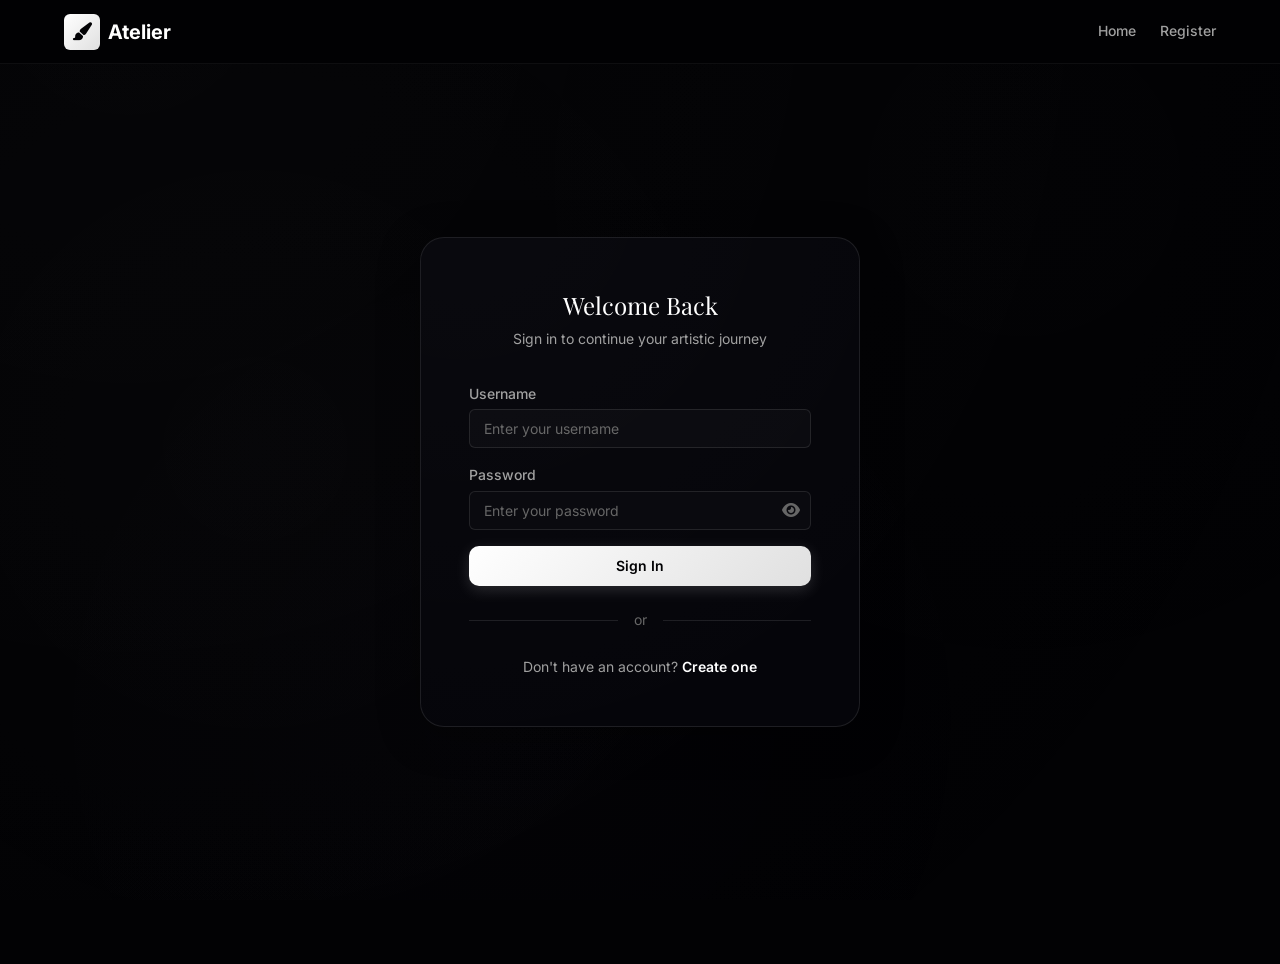
<file: frontend/pages/login.html>
<!DOCTYPE html>
<html lang="en">
<head>
    <meta charset="UTF-8">
    <meta name="viewport" content="width=device-width, initial-scale=1.0">
    <title>Sign In — Atelier</title>
    <link rel="preconnect" href="https://fonts.googleapis.com">
    <link rel="preconnect" href="https://fonts.gstatic.com" crossorigin>
    <link href="https://fonts.googleapis.com/css2?family=Playfair+Display:wght@200;300;400;600;700;800&family=Inter:wght@300;400;500;600;700;800&family=JetBrains+Mono:wght@300;400;500&display=swap" rel="stylesheet">
    <link rel="stylesheet" href="../css/style.css">
    <link rel="stylesheet" href="https://cdnjs.cloudflare.com/ajax/libs/font-awesome/6.5.1/css/all.min.css">
</head>
<body>

    <!-- Navbar -->
    <nav class="navbar navbar-landing" style="background: rgba(2,2,4,0.85); backdrop-filter: blur(20px); -webkit-backdrop-filter: blur(20px);">
        <div class="container nav-container">
            <a href="../index.html" class="nav-brand">
                <span class="brand-icon"><i class="fas fa-paint-brush"></i></span> Atelier
            </a>
            <div class="landing-nav-links">
                <a href="../index.html" class="nav-link">Home</a>
                <a href="register.html" class="nav-link">Register</a>
            </div>
        </div>
    </nav>

    <!-- Login Card -->
    <div class="auth-container">
        <div class="auth-card">
            <h1 class="auth-title">Welcome Back</h1>
            <p class="auth-subtitle">Sign in to continue your artistic journey</p>

            <form id="loginForm">
                <div class="form-group">
                    <label for="username">Username</label>
                    <input type="text" id="username" name="username" class="form-input" placeholder="Enter your username" required>
                </div>
                <div class="form-group">
                    <label for="password">Password</label>
                    <div class="password-wrapper">
                        <input type="password" id="password" name="password" class="form-input" placeholder="Enter your password" required>
                        <button type="button" class="password-toggle" tabindex="-1" aria-label="Toggle password visibility" onclick="togglePassword('password', this)">
                            <i class="fas fa-eye"></i>
                        </button>
                    </div>
                </div>

                <div id="loginError" class="auth-error" style="display: none;"></div>

                <button type="submit" class="btn btn-primary btn-full">Sign In</button>
            </form>

            <div class="auth-divider">
                <span>or</span>
            </div>

            <p class="auth-footer-text">
                Don't have an account? <a href="register.html">Create one</a>
            </p>
        </div>
    </div>

    <script src="../js/api.js"></script>
    <script src="../js/auth.js"></script>
    <script src="../js/main.js"></script>
    <script src="../js/pages/login.js"></script>
</body>
</html>
</file>
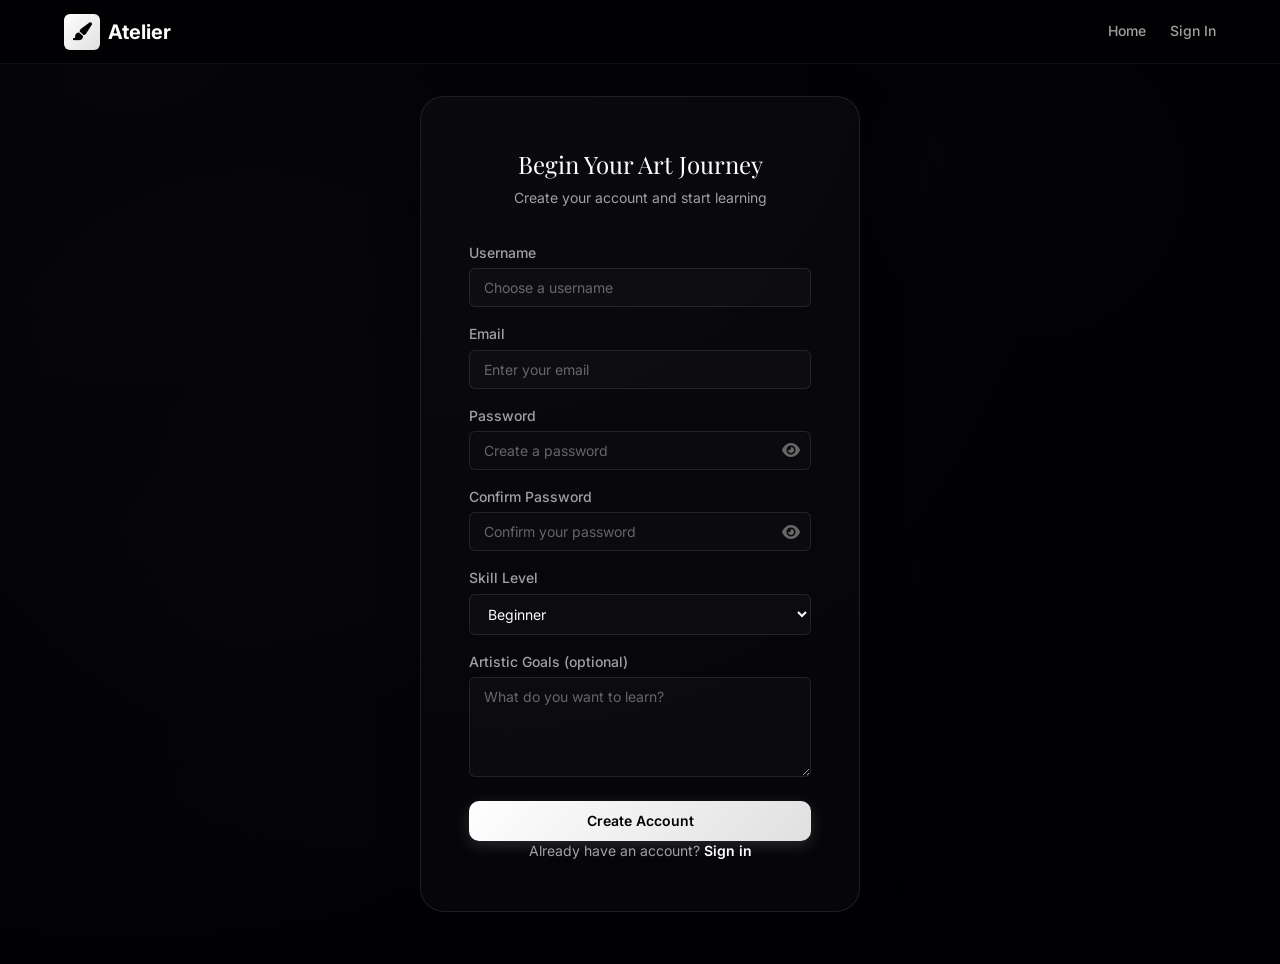
<file: frontend/pages/register.html>
<!DOCTYPE html>
<html lang="en">
<head>
    <meta charset="UTF-8">
    <meta name="viewport" content="width=device-width, initial-scale=1.0">
    <title>Create Account — Atelier</title>
    <link rel="preconnect" href="https://fonts.googleapis.com">
    <link rel="preconnect" href="https://fonts.gstatic.com" crossorigin>
    <link href="https://fonts.googleapis.com/css2?family=Playfair+Display:wght@200;300;400;600;700;800&family=Inter:wght@300;400;500;600;700;800&family=JetBrains+Mono:wght@300;400;500&display=swap" rel="stylesheet">
    <link rel="stylesheet" href="../css/style.css">
    <link rel="stylesheet" href="https://cdnjs.cloudflare.com/ajax/libs/font-awesome/6.5.1/css/all.min.css">
</head>
<body>

    <!-- Navbar -->
    <nav class="navbar navbar-landing" style="background: rgba(2,2,4,0.85); backdrop-filter: blur(20px); -webkit-backdrop-filter: blur(20px);">
        <div class="container nav-container">
            <a href="../index.html" class="nav-brand">
                <span class="brand-icon"><i class="fas fa-paint-brush"></i></span> Atelier
            </a>
            <div class="landing-nav-links">
                <a href="../index.html" class="nav-link">Home</a>
                <a href="login.html" class="nav-link">Sign In</a>
            </div>
        </div>
    </nav>

    <!-- Register Card -->
    <div class="auth-container">
        <div class="auth-card">
            <h1 class="auth-title">Begin Your Art Journey</h1>
            <p class="auth-subtitle">Create your account and start learning</p>

            <form id="registerForm">
                <div class="form-group">
                    <label for="username">Username</label>
                    <input type="text" id="username" name="username" class="form-input" placeholder="Choose a username" required>
                </div>
                <div class="form-group">
                    <label for="email">Email</label>
                    <input type="email" id="email" name="email" class="form-input" placeholder="Enter your email" required>
                </div>
                <div class="form-group">
                    <label for="password">Password</label>
                    <div class="password-wrapper">
                        <input type="password" id="password" name="password" class="form-input" placeholder="Create a password" required>
                        <button type="button" class="password-toggle" tabindex="-1" aria-label="Toggle password visibility" onclick="togglePassword('password', this)">
                            <i class="fas fa-eye"></i>
                        </button>
                    </div>
                </div>
                <div class="form-group">
                    <label for="confirmPassword">Confirm Password</label>
                    <div class="password-wrapper">
                        <input type="password" id="confirmPassword" name="confirmPassword" class="form-input" placeholder="Confirm your password" required>
                        <button type="button" class="password-toggle" tabindex="-1" aria-label="Toggle confirm password visibility" onclick="togglePassword('confirmPassword', this)">
                            <i class="fas fa-eye"></i>
                        </button>
                    </div>
                </div>
                <div class="form-group">
                    <label for="skillLevel">Skill Level</label>
                    <select id="skillLevel" name="skillLevel" class="form-input">
                        <option value="beginner">Beginner</option>
                        <option value="intermediate">Intermediate</option>
                        <option value="advanced">Advanced</option>
                    </select>
                </div>
                <div class="form-group">
                    <label for="goals">Artistic Goals (optional)</label>
                    <textarea id="goals" name="goals" class="form-input form-textarea" placeholder="What do you want to learn?" rows="3"></textarea>
                </div>

                <div id="registerError" class="auth-error" style="display: none;"></div>

                <button type="submit" class="btn btn-primary btn-full">Create Account</button>
            </form>

            <p class="auth-footer-text">
                Already have an account? <a href="login.html">Sign in</a>
            </p>
        </div>
    </div>

    <script src="../js/api.js"></script>
    <script src="../js/auth.js"></script>
    <script src="../js/main.js"></script>
    <script src="../js/pages/register.js"></script>
</body>
</html>
</file>
<file: frontend/css/style.css>
/* ============================================
   Atelier - Main Stylesheet
   AI-Powered Art Learning Platform
   ============================================ */

/* --- CSS Variables / Design Tokens --- */
:root {
  /* Primary palette - Warm artistic tones */
  --color-bg-primary: #020204;
  --color-bg-secondary: #05050A;
  --color-bg-card: #111118;
  --color-bg-card-hover: #1A1A22;
  --color-bg-elevated: #1A1A22;
  --color-bg-input: #0A0A0F;

  /* Accent colors - Monochrome */
  --color-accent-primary: #FFFFFF;
  --color-accent-secondary: #E0E0E0;
  --color-accent-tertiary: #A0A0A0;
  --color-accent-glow: rgba(255, 255, 255, 0.15);
  --color-accent-glow-strong: rgba(255, 255, 255, 0.3);
  --color-accent-subtle: rgba(255, 255, 255, 0.05);

  /* Text colors */
  --color-text-primary: #FFFFFF;
  --color-text-secondary: #A0A0A0;
  --color-text-muted: #666666;
  --color-text-accent: #FFFFFF;

  /* Status colors */
  --color-success: #34d399;
  --color-warning: #fbbf24;
  --color-error: #f87171;
  --color-info: #60a5fa;

  /* Borders */
  --border-color: rgba(255, 255, 255, 0.1);
  --border-color-light: rgba(255, 255, 255, 0.05);
  --border-radius-sm: 6px;
  --border-radius-md: 10px;
  --border-radius-lg: 16px;
  --border-radius-xl: 24px;

  /* Shadows */
  --shadow-sm: 0 2px 8px rgba(0, 0, 0, 0.2);
  --shadow-md: 0 4px 20px rgba(0, 0, 0, 0.3);
  --shadow-lg: 0 8px 40px rgba(0, 0, 0, 0.4);
  --shadow-glow: 0 0 20px var(--color-accent-glow);

  /* Glassmorphism */
  --glass-bg: rgba(17, 17, 24, 0.6);
  --glass-border: rgba(255, 255, 255, 0.08);
  --glass-blur: 16px;
  --glass-shadow: 0 8px 32px rgba(0, 0, 0, 0.3);

  /* Gradients */
  --gradient-gold: linear-gradient(135deg, #FFFFFF, #E0E0E0, #A0A0A0);
  --gradient-gold-subtle: linear-gradient(135deg, rgba(255,255,255,0.1), rgba(255,255,255,0.03));
  --gradient-text: linear-gradient(135deg, #FFFFFF, #E0E0E0, #A0A0A0);
  --gradient-card-border: linear-gradient(135deg, rgba(255,255,255,0.15), rgba(255,255,255,0.05));

  /* Spacing */
  --space-xs: 4px;
  --space-sm: 8px;
  --space-md: 16px;
  --space-lg: 24px;
  --space-xl: 32px;
  --space-2xl: 48px;
  --space-3xl: 64px;

  /* Typography */
  --font-family: 'Inter', -apple-system, BlinkMacSystemFont, 'Segoe UI', Roboto, sans-serif;
  --font-family-display: 'Playfair Display', Georgia, serif;
  --font-size-xs: 0.75rem;
  --font-size-sm: 0.875rem;
  --font-size-base: 1rem;
  --font-size-lg: 1.125rem;
  --font-size-xl: 1.25rem;
  --font-size-2xl: 1.5rem;
  --font-size-3xl: 2rem;
  --font-size-4xl: 2.5rem;
  --font-size-5xl: 3.5rem;
  --font-size-6xl: 4.5rem;

  /* Transitions */
  --transition-fast: 150ms ease;
  --transition-base: 250ms ease;
  --transition-slow: 400ms ease;
  --transition-bounce: 400ms cubic-bezier(0.34, 1.56, 0.64, 1);

  /* Layout */
  --sidebar-width: 260px;
  --header-height: 64px;
  --max-content-width: 1200px;
}

/* --- Light landing page theme (black & white, white-dominant) --- */
.landing-light {
  --color-accent-primary: #000000;
  --color-text-muted: #999999;
  --color-text-secondary: #888888;
  --border-color: rgba(0, 0, 0, 0.08);
  --border-color-light: rgba(0, 0, 0, 0.04);
}
.landing-light .navbar-landing .nav-link::after {
  background: #000000;
}
.landing-light .hero-trionn {
  background: #FFFFFF;
}
.landing-light .feature-card-trionn {
  background: #FFFFFF;
  border-color: rgba(0, 0, 0, 0.06);
}
.landing-light .feature-card-trionn:hover {
  box-shadow: 0 20px 60px rgba(0, 0, 0, 0.06);
}
.landing-light .feature-card-trionn .feature-icon-wrapper {
  background: rgba(0, 0, 0, 0.04);
  color: #000000;
}
.landing-light .feature-card-trionn:hover .feature-icon-wrapper {
  background: #000000;
  color: #FFFFFF;
}
.landing-light .step-trionn p,
.landing-light .feature-card-trionn p {
  color: #888888;
}
.landing-light .step-trionn .step-number {
  color: #000000;
  opacity: 0.08;
}
.landing-light .testimonial-trionn .testimonial-text {
  color: #888888;
}
.landing-light .testimonial-trionn .testimonial-avatar {
  background: rgba(0, 0, 0, 0.05);
  color: #000000;
}
.landing-light .vision-trionn {
  background: #FFFFFF;
}
.landing-light .footer-trionn .footer-desc,
.landing-light .footer-trionn .footer-col a {
  color: #888888;
}
.landing-light .footer-trionn {
  border-top-color: rgba(0, 0, 0, 0.05);
}
.landing-light .footer-trionn .footer-bottom {
  border-top-color: rgba(0, 0, 0, 0.05);
  color: #999999;
}
.landing-light .footer-trionn .footer-social a {
  border-color: rgba(0, 0, 0, 0.08);
  color: #888888;
}
.landing-light .footer-trionn .footer-social a:hover {
  border-color: #000000;
  color: #000000;
}
.landing-light .glass-card {
  background: #FFFFFF;
  border-color: rgba(0, 0, 0, 0.06);
  box-shadow: 0 4px 20px rgba(0, 0, 0, 0.04);
}
.landing-light .marquee-trionn {
  border-top-color: rgba(0, 0, 0, 0.04) !important;
  border-bottom-color: rgba(0, 0, 0, 0.04) !important;
  background: #FFFFFF;
}
.landing-light .marquee-item {
  color: #888888;
}
.landing-light .stripe-divider {
  background: linear-gradient(90deg, transparent, rgba(0, 0, 0, 0.04), transparent);
}
.landing-light .scroll-indicator {
  color: #BBBBBB;
}
.landing-light .scroll-indicator .scroll-line {
  background: linear-gradient(180deg, #000000, transparent);
}
.landing-light .footer-col h4 {
  color: #000000;
}
.landing-light .cta-trionn {
  background: #FAFAFA;
}
.landing-light .cta-trionn p {
  color: #888888;
}
.landing-light .btn-arrow-group {
  background: #000000 !important;
  color: #FFFFFF !important;
}
.landing-light .btn-arrow-group.btn-arrow-left {
  background: #FFFFFF !important;
  color: #000000 !important;
  border-color: rgba(0, 0, 0, 0.1) !important;
}

/* --- Warm/Artistic Theme for Dashboard Pages (inspired by ex.html) --- */
.theme-warm {
  --color-bg-primary: #FDF6ED;
  --color-bg-secondary: #F5F0E8;
  --color-bg-card: #FFFFFF;
  --color-bg-card-hover: #FAFAFA;
  --color-bg-elevated: #FFFFFF;
  --color-bg-input: #FFFFFF;

  --color-accent-primary: #C75B3B;
  --color-accent-secondary: #7A9E7E;
  --color-accent-tertiary: #E8A598;
  --color-accent-glow: rgba(199, 91, 59, 0.15);
  --color-accent-glow-strong: rgba(199, 91, 59, 0.3);
  --color-accent-subtle: rgba(199, 91, 59, 0.06);

  --color-text-primary: #2C2420;
  --color-text-secondary: #8C7B6B;
  --color-text-muted: #B0A090;
  --color-text-accent: #C75B3B;

  --color-success: #7A9E7E;
  --color-warning: #D4A017;
  --color-error: #C75B3B;
  --color-info: #8B9DC3;

  --border-color: rgba(44, 36, 32, 0.1);
  --border-color-light: rgba(44, 36, 32, 0.06);

  --shadow-sm: 0 2px 8px rgba(44, 36, 32, 0.06);
  --shadow-md: 0 4px 16px rgba(44, 36, 32, 0.08);
  --shadow-lg: 0 8px 32px rgba(44, 36, 32, 0.1);

  --glass-bg: rgba(255, 255, 255, 0.7);
  --glass-border: rgba(44, 36, 32, 0.08);
  --glass-blur: 16px;
  --glass-shadow: 0 8px 32px rgba(44, 36, 32, 0.08);

  --gradient-gold: linear-gradient(135deg, #C75B3B, #7A9E7E, #E8A598);
  --gradient-gold-subtle: linear-gradient(135deg, rgba(199, 91, 59, 0.1), rgba(122, 158, 126, 0.05));
  --gradient-text: linear-gradient(135deg, #C75B3B, #7A9E7E);
  --gradient-card-border: linear-gradient(135deg, rgba(199, 91, 59, 0.15), rgba(122, 158, 126, 0.08));
}

/* Warm theme overrides for hardcoded elements */
.theme-warm body::before {
  background-image:
    radial-gradient(circle at 20% 50%, rgba(199, 91, 59, 0.03) 0%, transparent 50%),
    radial-gradient(circle at 80% 20%, rgba(122, 158, 126, 0.02) 0%, transparent 50%);
}
.theme-warm .navbar {
  background: rgba(253, 246, 237, 0.92) !important;
  border-bottom-color: var(--border-color-light);
}
.theme-warm .progress-bar {
  background: #EFE8DE;
}
.theme-warm ::-webkit-scrollbar-thumb {
  background: linear-gradient(180deg, #D5C8B8, #C5B5A0);
}
.theme-warm .btn-primary {
  color: #FFFFFF;
}
.theme-warm .brand-icon,
.theme-warm .nav-brand .brand-icon {
  color: #FFFFFF;
}
.theme-warm .score-circle-bg {
  stroke: #EFE8DE;
}

/* --- Ambient 3D Background (dashboard pages) --- */
#bg3d {
  position: fixed;
  inset: 0;
  z-index: -1;
  pointer-events: none;
}
#bg3d canvas {
  width: 100%;
  height: 100%;
  display: block;
}

/* 3D card tilt on warm-theme pages (transforms set inline by js/3d.js) */
.theme-warm .card,
.theme-warm .stat-card,
.theme-warm .exercise-card {
  transform-style: preserve-3d;
  will-change: transform;
}

/* --- Reset & Base --- */
*, *::before, *::after {
  margin: 0;
  padding: 0;
  box-sizing: border-box;
}

html {
  font-size: 16px;
  scroll-behavior: smooth;
}

html.lenis { scroll-behavior: auto; }
html.lenis-smooth { scroll-behavior: auto; }
html.lenis-smooth [data-lenis-prevent] { overscroll-behavior: contain; }
.lenis.lenis-smooth { scroll-behavior: auto; }
.lenis.lenis-smooth [data-lenis-prevent] { overscroll-behavior: contain; }

body {
  font-family: var(--font-family);
  background-color: var(--color-bg-primary);
  color: var(--color-text-primary);
  line-height: 1.6;
  min-height: 100vh;
  -webkit-font-smoothing: antialiased;
}

/* Subtle Background Pattern */
body::before {
  content: '';
  position: fixed;
  top: 0;
  left: 0;
  width: 100%;
  height: 100%;
  background-image:
    radial-gradient(circle at 20% 50%, rgba(255, 255, 255, 0.01) 0%, transparent 50%),
    radial-gradient(circle at 80% 20%, rgba(255, 255, 255, 0.008) 0%, transparent 50%),
    radial-gradient(circle at 40% 80%, rgba(167, 139, 250, 0.01) 0%, transparent 50%);
  pointer-events: none;
  z-index: -1;
}

a {
  color: var(--color-text-accent);
  text-decoration: none;
  transition: color var(--transition-fast);
}
a:hover { color: #A0A0A0; }

img { max-width: 100%; height: auto; }

/* --- Focus States --- */
*:focus-visible {
  outline: 2px solid var(--color-accent-primary);
  outline-offset: 2px;
  border-radius: 2px;
}

/* --- Scrollbar --- */
::-webkit-scrollbar { width: 8px; height: 8px; }
::-webkit-scrollbar-track { background: var(--color-bg-primary); }
::-webkit-scrollbar-thumb {
  background: linear-gradient(180deg, var(--color-bg-elevated), var(--color-text-muted));
  border-radius: 4px;
}
::-webkit-scrollbar-thumb:hover {
  background: linear-gradient(180deg, var(--color-text-muted), var(--color-text-secondary));
}

/* --- Utility Classes --- */
.container {
  max-width: var(--max-content-width);
  margin: 0 auto;
  padding: 0 var(--space-lg);
}

.flex { display: flex; }
.flex-col { flex-direction: column; }
.flex-wrap { flex-wrap: wrap; }
.items-center { align-items: center; }
.items-start { align-items: flex-start; }
.justify-between { justify-content: space-between; }
.justify-center { justify-content: center; }
.gap-xs { gap: var(--space-xs); }
.gap-sm { gap: var(--space-sm); }
.gap-md { gap: var(--space-md); }
.gap-lg { gap: var(--space-lg); }
.gap-xl { gap: var(--space-xl); }

.text-center { text-align: center; }
.text-accent { color: var(--color-text-accent); }
.text-muted { color: var(--color-text-secondary); }
.text-sm { font-size: var(--font-size-sm); }
.text-lg { font-size: var(--font-size-lg); }
.text-xl { font-size: var(--font-size-xl); }
.text-2xl { font-size: var(--font-size-2xl); }
.text-3xl { font-size: var(--font-size-3xl); }

.mt-sm { margin-top: var(--space-sm); }
.mt-md { margin-top: var(--space-md); }
.mt-lg { margin-top: var(--space-lg); }
.mt-xl { margin-top: var(--space-xl); }
.mb-md { margin-bottom: var(--space-md); }
.mb-lg { margin-bottom: var(--space-lg); }

.w-full { width: 100%; }
.hidden { display: none !important; }

.font-display { font-family: var(--font-family-display); }
.text-gradient {
  background: var(--gradient-text);
  -webkit-background-clip: text;
  -webkit-text-fill-color: transparent;
  background-clip: text;
}
.glass-card {
  background: var(--glass-bg);
  backdrop-filter: blur(var(--glass-blur));
  -webkit-backdrop-filter: blur(var(--glass-blur));
  border: 1px solid var(--glass-border);
  box-shadow: var(--glass-shadow);
}
.glow-accent {
  box-shadow: 0 0 30px var(--color-accent-glow), 0 0 60px var(--color-accent-glow-strong);
}

/* Gradient white for text */
.gradient-white {
  background: linear-gradient(135deg, #FFFFFF, #A0A0A0);
  -webkit-background-clip: text;
  -webkit-text-fill-color: transparent;
  background-clip: text;
}

/* --- Buttons --- */
.btn {
  display: inline-flex;
  align-items: center;
  justify-content: center;
  gap: var(--space-sm);
  padding: 10px 24px;
  border: none;
  border-radius: var(--border-radius-md);
  font-family: var(--font-family);
  font-size: var(--font-size-sm);
  font-weight: 600;
  cursor: pointer;
  transition: all var(--transition-base);
  text-decoration: none;
  white-space: nowrap;
  line-height: 1.4;
  will-change: transform;
}
.btn:disabled {
  opacity: 0.5;
  cursor: not-allowed;
}

.btn-primary {
  background: linear-gradient(135deg, var(--color-accent-primary), var(--color-accent-secondary));
  color: var(--color-bg-primary);
  box-shadow: 0 4px 15px var(--color-accent-glow);
}
.btn-primary:hover:not(:disabled) {
  transform: translateY(-2px);
  box-shadow: 0 6px 25px var(--color-accent-glow);
}

.btn-secondary {
  background: var(--color-bg-elevated);
  color: var(--color-text-primary);
  border: 1px solid var(--border-color);
}
.btn-secondary:hover:not(:disabled) {
  background: var(--color-bg-card-hover);
  border-color: var(--color-accent-primary);
}

.btn-ghost {
  background: transparent;
  color: var(--color-text-secondary);
}
.btn-ghost:hover:not(:disabled) {
  color: var(--color-text-primary);
  background: var(--color-accent-subtle);
}

.btn-danger {
  background: rgba(248, 113, 113, 0.15);
  color: var(--color-error);
  border: 1px solid rgba(248, 113, 113, 0.3);
}
.btn-danger:hover:not(:disabled) {
  background: rgba(248, 113, 113, 0.25);
}

.btn-sm { padding: 6px 16px; font-size: var(--font-size-xs); }
.btn-lg { padding: 14px 32px; font-size: var(--font-size-base); }
.btn-icon { width: 40px; height: 40px; padding: 0; border-radius: 50%; }
.btn-full { width: 100%; }

.btn-arrow-group {
  display: inline-flex;
  align-items: center;
  gap: var(--space-sm);
}
.btn .btn-arrow {
  display: inline-block;
  transition: transform 0.3s var(--transition-bounce);
}
.btn:hover .btn-arrow {
  transform: translateX(4px);
}
.btn-arrow-left:hover .btn-arrow {
  transform: translateX(-4px);
}

/* --- Cards --- */
.card {
  background: var(--color-bg-card);
  border: 1px solid var(--border-color-light);
  border-radius: var(--border-radius-lg);
  padding: var(--space-lg);
  transition: all var(--transition-base);
  will-change: transform;
}
.card:hover {
  border-color: var(--border-color);
  box-shadow: var(--shadow-md);
}

.card-header {
  display: flex;
  align-items: center;
  justify-content: space-between;
  margin-bottom: var(--space-md);
  padding-bottom: var(--space-md);
  border-bottom: 1px solid var(--border-color-light);
}
.card-header i {
  color: var(--color-accent-primary);
  margin-right: var(--space-xs);
}

.card-title {
  font-size: var(--font-size-lg);
  font-weight: 600;
  color: var(--color-text-primary);
}

/* --- Form Elements --- */
.form-group {
  margin-bottom: var(--space-md);
}
.form-group label {
  display: block;
  margin-bottom: var(--space-xs);
  font-size: var(--font-size-sm);
  color: var(--color-text-secondary);
  font-weight: 500;
}

.form-input {
  width: 100%;
  padding: 10px 14px;
  background: var(--color-bg-input);
  border: 1px solid var(--border-color);
  border-radius: var(--border-radius-sm);
  color: var(--color-text-primary);
  font-family: var(--font-family);
  font-size: var(--font-size-sm);
  transition: border-color var(--transition-fast);
  outline: none;
}
.form-input:focus {
  border-color: var(--color-accent-primary);
  box-shadow: 0 0 0 3px var(--color-accent-glow);
}
.form-input::placeholder { color: var(--color-text-muted); }

.form-textarea {
  min-height: 100px;
  resize: vertical;
}

.form-select {
  appearance: none;
  background-image: url("data:image/svg+xml,%3Csvg xmlns='http://www.w3.org/2000/svg' width='12' height='12' fill='%23a8a4b8' viewBox='0 0 16 16'%3E%3Cpath d='M8 11L3 6h10z'/%3E%3C/svg%3E");
  background-repeat: no-repeat;
  background-position: right 12px center;
  padding-right: 36px;
}

.form-checkbox {
  appearance: none;
  width: 18px;
  height: 18px;
  background: var(--color-bg-input);
  border: 1px solid var(--border-color);
  border-radius: 4px;
  cursor: pointer;
  position: relative;
  flex-shrink: 0;
}
.form-checkbox:checked {
  background: var(--color-accent-primary);
  border-color: var(--color-accent-primary);
}
.form-checkbox:checked::after {
  content: 'âœ“';
  position: absolute;
  top: 50%;
  left: 50%;
  transform: translate(-50%, -50%);
  color: var(--color-bg-primary);
  font-size: 12px;
  font-weight: bold;
}

/* --- Badges --- */
.badge {
  display: inline-flex;
  align-items: center;
  padding: 2px 10px;
  border-radius: 100px;
  font-size: var(--font-size-xs);
  font-weight: 600;
  white-space: nowrap;
}
.badge-beginner { background: rgba(96, 165, 250, 0.15); color: var(--color-info); }
.badge-intermediate { background: rgba(251, 191, 36, 0.15); color: var(--color-warning); }
.badge-advanced { background: rgba(248, 113, 113, 0.15); color: var(--color-error); }
.badge-completed { background: rgba(52, 211, 153, 0.15); color: var(--color-success); }
.badge-in-progress { background: rgba(255, 255, 255, 0.08); color: var(--color-accent-primary); }
.badge-pending { background: rgba(107, 104, 144, 0.2); color: var(--color-text-muted); }

/* --- Header / Navbar --- */
.navbar {
  position: fixed;
  top: 0;
  left: 0;
  right: 0;
  height: var(--header-height);
  background: rgba(15, 15, 26, 0.95);
  backdrop-filter: blur(12px);
  border-bottom: 1px solid var(--border-color-light);
  z-index: 1000;
  display: flex;
  align-items: center;
}
.navbar .container {
  display: flex;
  align-items: center;
  justify-content: space-between;
  width: 100%;
}

.navbar-landing .nav-link {
  position: relative;
}
.navbar-landing .nav-link::after {
  content: '';
  position: absolute;
  bottom: -2px;
  left: 0;
  width: 0;
  height: 2px;
  background: var(--gradient-gold);
  transition: width var(--transition-base);
  border-radius: 1px;
}
.navbar-landing .nav-link:hover::after {
  width: 100%;
}

.nav-container {
  display: flex;
  align-items: center;
  justify-content: space-between;
  width: 100%;
}

.nav-brand {
  display: flex;
  align-items: center;
  gap: var(--space-sm);
  font-size: var(--font-size-xl);
  font-weight: 700;
  color: var(--color-text-primary);
  text-decoration: none;
}
.nav-brand:hover { color: var(--color-text-primary); }
.nav-brand .brand-icon {
  width: 36px;
  height: 36px;
  background: linear-gradient(135deg, var(--color-accent-primary), var(--color-accent-secondary));
  border-radius: var(--border-radius-sm);
  display: flex;
  align-items: center;
  justify-content: center;
  font-size: 18px;
  color: var(--color-bg-primary);
}

.nav-links, .landing-nav-links {
  display: flex;
  align-items: center;
  gap: var(--space-lg);
  list-style: none;
}
.nav-links a, .landing-nav-links a {
  color: var(--color-text-secondary);
  font-size: var(--font-size-sm);
  font-weight: 500;
  transition: color var(--transition-fast);
}
.nav-links a:hover,
.nav-links a.active {
  color: var(--color-text-accent);
}

.nav-user {
  display: flex;
  align-items: center;
  gap: var(--space-md);
}
.nav-avatar {
  width: 36px;
  height: 36px;
  border-radius: 50%;
  background: var(--color-bg-elevated);
  border: 2px solid var(--border-color);
  cursor: pointer;
  overflow: hidden;
}
.nav-avatar img {
  width: 100%;
  height: 100%;
  object-fit: cover;
}
.nav-avatar-placeholder {
  width: 100%;
  height: 100%;
  display: flex;
  align-items: center;
  justify-content: center;
  font-weight: 600;
  font-size: var(--font-size-sm);
  color: var(--color-text-accent);
}

.nav-link {
  color: var(--color-text-secondary);
  font-size: var(--font-size-sm);
  font-weight: 500;
  text-decoration: none;
  transition: color var(--transition-fast);
}
.nav-link:hover {
  color: var(--color-text-accent);
}

/* --- Sidebar --- */
.sidebar {
  position: fixed;
  top: var(--header-height);
  left: 0;
  bottom: 0;
  width: var(--sidebar-width);
  background: linear-gradient(180deg, var(--color-bg-secondary) 0%, var(--color-bg-primary) 100%);
  border-right: 1px solid var(--border-color-light);
  padding: var(--space-md);
  overflow-y: auto;
  z-index: 100;
}

.sidebar-header {
  padding: var(--space-lg) 0 var(--space-md);
  margin-bottom: var(--space-md);
  border-bottom: 1px solid var(--border-color-light);
}
.sidebar-brand {
  display: flex;
  align-items: center;
  gap: var(--space-md);
  font-size: 1.5rem;
  font-weight: 700;
  color: var(--color-text-primary);
  text-decoration: none;
}
.sidebar-logo {
  width: 46px;
  height: 46px;
  background: linear-gradient(135deg, var(--color-accent-primary), var(--color-accent-secondary));
  border-radius: var(--border-radius-md);
  display: flex;
  align-items: center;
  justify-content: center;
  font-size: 21px;
  color: #FFFFFF;
  flex-shrink: 0;
  box-shadow: 0 4px 14px var(--color-accent-glow);
}
.sidebar-tagline {
  display: block;
  font-size: var(--font-size-xs);
  color: var(--color-text-muted);
  letter-spacing: 1.5px;
  text-transform: uppercase;
  margin-top: 4px;
  font-weight: 500;
}

.sidebar-nav { list-style: none; }

.sidebar-section-title {
  padding: var(--space-md) var(--space-sm) var(--space-xs);
  font-size: var(--font-size-xs);
  font-weight: 600;
  color: var(--color-text-muted);
  text-transform: uppercase;
  letter-spacing: 1px;
}

.sidebar-link {
  display: flex;
  align-items: center;
  gap: var(--space-md);
  padding: 10px 14px;
  border-radius: var(--border-radius-md);
  color: var(--color-text-secondary);
  font-size: var(--font-size-sm);
  font-weight: 500;
  cursor: pointer;
  transition: all var(--transition-fast);
  text-decoration: none;
  margin-bottom: 2px;
  will-change: transform;
}
.sidebar-link:hover {
  background: var(--color-accent-subtle);
  color: var(--color-text-primary);
}
.sidebar-link.active {
  background: linear-gradient(90deg, var(--color-accent-subtle), transparent);
  color: var(--color-text-accent);
  border-right: 3px solid var(--color-accent-primary);
}
.sidebar-link i {
  width: 20px;
  text-align: center;
  transition: transform var(--transition-fast);
}
.sidebar-link:hover i {
  transform: scale(1.1);
}

/* --- Password Visibility Toggle --- */
.password-wrapper {
  position: relative;
}
.password-wrapper .form-input {
  padding-right: 44px;
}
.password-toggle {
  position: absolute;
  right: 2px;
  top: 50%;
  transform: translateY(-50%);
  width: 36px;
  height: 36px;
  border: none;
  background: transparent;
  color: var(--color-text-muted);
  cursor: pointer;
  display: flex;
  align-items: center;
  justify-content: center;
  font-size: 16px;
  border-radius: var(--border-radius-sm);
  transition: color var(--transition-fast);
}
.password-toggle:hover {
  color: var(--color-text-primary);
}

/* --- Main Content Layout --- */
.main-with-sidebar {
  margin-left: var(--sidebar-width);
  margin-top: var(--header-height);
  min-height: calc(100vh - var(--header-height));
  padding: var(--space-xl);
}

.main-full {
  margin-top: var(--header-height);
  min-height: calc(100vh - var(--header-height));
  padding: var(--space-xl);
}

.page-header {
  margin-bottom: var(--space-xl);
}
.page-header h1 {
  font-size: var(--font-size-3xl);
  font-weight: 700;
  margin-bottom: var(--space-xs);
}
.page-header p {
  color: var(--color-text-secondary);
  font-size: var(--font-size-base);
}

.page-title {
  font-size: var(--font-size-3xl);
  font-weight: 700;
  margin-bottom: var(--space-xs);
}

/* --- Section Title --- */
.section-title {
  font-size: var(--font-size-xl);
  font-weight: 600;
  margin-bottom: var(--space-md);
}

/* --- Stats Grid --- */
.stats-grid {
  display: grid;
  grid-template-columns: repeat(auto-fit, minmax(220px, 1fr));
  gap: var(--space-md);
  margin-bottom: var(--space-xl);
}

.stat-card {
  background: var(--color-bg-card);
  border: 1px solid var(--border-color-light);
  border-radius: var(--border-radius-lg);
  padding: var(--space-lg);
  display: flex;
  align-items: flex-start;
  gap: var(--space-md);
  transition: all var(--transition-base);
  will-change: transform;
}
.stat-card:hover {
  border-color: var(--border-color);
  transform: translateY(-2px);
  box-shadow: var(--shadow-md);
}

/* Enhanced Stat Cards */
.stat-card.stat-card-enhanced {
  position: relative;
  overflow: hidden;
  background: linear-gradient(135deg, var(--color-bg-card), var(--color-bg-elevated));
}
.stat-card.stat-card-enhanced::after {
  content: '';
  position: absolute;
  top: 0;
  right: 0;
  width: 120px;
  height: 120px;
  border-radius: 50%;
  background: var(--gradient-gold-subtle);
  transform: translate(30%, -30%);
  pointer-events: none;
}
.stat-card.stat-card-enhanced .stat-icon {
  position: relative;
  z-index: 1;
  transition: transform var(--transition-bounce);
}
.stat-card.stat-card-enhanced:hover .stat-icon {
  transform: scale(1.15) rotate(-8deg);
}
.stat-card.stat-card-enhanced .stat-value {
  font-family: var(--font-family-display);
  position: relative;
  z-index: 1;
}
.stat-card.stat-card-enhanced[data-accent="white"]::after { background: radial-gradient(circle at top right, rgba(255,255,255,0.08), transparent 70%); }
.stat-card.stat-card-enhanced[data-accent="gray"]::after { background: radial-gradient(circle at top right, rgba(160,160,160,0.15), transparent 70%); }
.stat-card.stat-card-enhanced[data-accent="green"]::after { background: radial-gradient(circle at top right, rgba(52,211,153,0.15), transparent 70%); }
.stat-card.stat-card-enhanced[data-accent="blue"]::after { background: radial-gradient(circle at top right, rgba(96,165,250,0.15), transparent 70%); }
.stat-card.stat-card-enhanced[data-accent="purple"]::after { background: radial-gradient(circle at top right, rgba(167,139,250,0.15), transparent 70%); }

.stat-icon {
  width: 48px;
  height: 48px;
  border-radius: var(--border-radius-md);
  display: flex;
  align-items: center;
  justify-content: center;
  font-size: 20px;
  flex-shrink: 0;
}
.stat-icon.white { background: rgba(255, 255, 255, 0.08); color: var(--color-accent-primary); }
.stat-icon.green { background: rgba(52, 211, 153, 0.15); color: var(--color-success); }
.stat-icon.blue { background: rgba(96, 165, 250, 0.15); color: var(--color-info); }
.stat-icon.purple { background: rgba(167, 139, 250, 0.15); color: #a78bfa; }

.stat-value {
  font-size: var(--font-size-3xl);
  font-weight: 700;
  line-height: 1.2;
}
.stat-label {
  font-size: var(--font-size-sm);
  color: var(--color-text-secondary);
}

/* --- Progress Bar --- */
.progress-bar {
  width: 100%;
  height: 8px;
  background: var(--color-bg-elevated);
  border-radius: 100px;
  overflow: hidden;
}
.progress-bar-fill,
.progress-fill {
  height: 100%;
  background: linear-gradient(90deg, var(--color-accent-primary), var(--color-accent-secondary));
  border-radius: 100px;
  transition: width var(--transition-slow);
}

.progress-text {
  margin: var(--space-xs) 0 var(--space-md);
  font-size: var(--font-size-sm);
  color: var(--color-text-secondary);
}

/* --- Chat Interface --- */
.chat-container {
  display: flex;
  height: calc(100vh - var(--header-height) - 80px);
  background: var(--color-bg-secondary);
  border-radius: var(--border-radius-lg);
  border: 1px solid var(--border-color-light);
  overflow: hidden;
}

.chat-main {
  flex: 1;
  display: flex;
  flex-direction: column;
}

.chat-sessions {
  width: 280px;
  border-right: 1px solid var(--border-color-light);
  display: flex;
  flex-direction: column;
  flex-shrink: 0;
}
.chat-sessions-header {
  padding: var(--space-md);
  border-bottom: 1px solid var(--border-color-light);
  display: flex;
  align-items: center;
  justify-content: space-between;
}
.chat-sessions-list {
  flex: 1;
  overflow-y: auto;
  padding: var(--space-sm);
}

.chat-area {
  flex: 1;
  display: flex;
  flex-direction: column;
}

.chat-messages {
  flex: 1;
  overflow-y: auto;
  padding: var(--space-md);
  display: flex;
  flex-direction: column;
  gap: var(--space-md);
}

.chat-message {
  display: flex;
  gap: var(--space-md);
  max-width: 80%;
}
.chat-message.user { align-self: flex-end; flex-direction: row-reverse; }
.chat-message.assistant { align-self: flex-start; }

.chat-avatar, .message-avatar {
  width: 32px;
  height: 32px;
  border-radius: 50%;
  flex-shrink: 0;
  display: flex;
  align-items: center;
  justify-content: center;
  font-size: var(--font-size-xs);
  font-weight: 600;
}
.chat-avatar.user { background: var(--color-accent-primary); color: var(--color-bg-primary); }
.chat-avatar.assistant, .message-avatar { background: var(--color-bg-elevated); color: var(--color-text-accent); }

.chat-bubble, .message-content {
  padding: 12px 16px;
  border-radius: var(--border-radius-lg);
  font-size: var(--font-size-sm);
  line-height: 1.6;
  background: var(--color-bg-card);
  border: 1px solid var(--border-color-light);
  color: var(--color-text-primary);
  border-bottom-left-radius: 4px;
}

.chat-message.user .chat-bubble,
.chat-message.user .message-content {
  background: linear-gradient(135deg, var(--color-accent-primary), var(--color-accent-secondary));
  color: var(--color-bg-primary);
  border-bottom-right-radius: 4px;
  border-bottom-left-radius: var(--border-radius-lg);
}

.chat-input-area {
  padding: var(--space-md);
  border-top: 1px solid var(--border-color-light);
  display: flex;
  gap: var(--space-sm);
}
.chat-input {
  flex: 1;
  padding: 12px 16px;
  background: var(--color-bg-input);
  border: 1px solid var(--border-color);
  border-radius: var(--border-radius-md);
  color: var(--color-text-primary);
  font-family: var(--font-family);
  font-size: var(--font-size-sm);
  outline: none;
  resize: none;
}
.chat-input:focus {
  border-color: var(--color-accent-primary);
}
.chat-input::placeholder { color: var(--color-text-muted); }

.btn-send {
  padding: 12px 20px;
}

/* --- Drawing Lab --- */
.drawing-lab {
  display: grid;
  grid-template-columns: 1fr 320px;
  gap: var(--space-md);
  height: calc(100vh - var(--header-height) - 120px);
}

.canvas-container {
  flex: 1;
  display: flex;
  align-items: center;
  justify-content: center;
  background: #0A0A18;
  border-radius: var(--border-radius-sm);
  position: relative;
  min-height: 400px;
}

.animation-controls {
  display: flex;
  align-items: center;
  gap: var(--space-md);
  padding: var(--space-sm) 0;
  flex-wrap: wrap;
}

.speed-control {
  display: flex;
  align-items: center;
  gap: var(--space-sm);
  font-size: var(--font-size-sm);
  color: var(--color-text-secondary);
}
.speed-select {
  width: 80px;
}

.step-indicator {
  display: flex;
  align-items: center;
  gap: var(--space-sm);
  padding: var(--space-sm) var(--space-md);
  background: var(--color-bg-card);
  border-radius: var(--border-radius-sm);
  font-size: var(--font-size-sm);
}

.draw-toolbar {
  display: flex;
  align-items: center;
  gap: var(--space-sm);
  padding: var(--space-sm) var(--space-md);
  background: var(--color-bg-card);
  border: 1px solid var(--border-color-light);
  border-radius: var(--border-radius-sm);
  flex-wrap: wrap;
  margin-bottom: var(--space-sm);
}

.tool-separator {
  width: 1px;
  height: 24px;
  background: var(--border-color-light);
}

.tool-btn {
  display: inline-flex;
  align-items: center;
  gap: var(--space-xs);
  padding: 6px 12px;
  border-radius: var(--border-radius-sm);
  border: 1px solid var(--border-color-light);
  background: transparent;
  color: var(--color-text-secondary);
  cursor: pointer;
  font-family: var(--font-family);
  font-size: var(--font-size-xs);
  font-weight: 500;
  transition: all var(--transition-fast);
}
.tool-btn:hover {
  background: var(--color-accent-subtle);
  color: var(--color-text-primary);
}
.tool-btn.active {
  background: var(--color-accent-subtle);
  color: var(--color-text-accent);
  border-color: var(--color-accent-primary);
}

.color-picker {
  width: 36px;
  height: 36px;
  border: 1px solid var(--border-color);
  border-radius: var(--border-radius-sm);
  cursor: pointer;
  background: none;
  padding: 2px;
}

.upload-area {
  border: 2px dashed var(--border-color);
  border-radius: var(--border-radius-lg);
  padding: var(--space-2xl);
  text-align: center;
  cursor: pointer;
  transition: all var(--transition-base);
  background: var(--color-bg-card);
}
.upload-area:hover {
  border-color: var(--color-accent-primary);
  background: var(--color-accent-subtle);
}
.upload-icon {
  font-size: 48px;
  margin-bottom: var(--space-sm);
  opacity: 0.6;
}

.camera-section {
  margin-top: var(--space-lg);
}
.camera-section h4 {
  margin-bottom: var(--space-sm);
  font-size: var(--font-size-sm);
  color: var(--color-text-secondary);
}

.video-preview {
  margin-top: var(--space-sm);
  text-align: center;
}

.submission-preview {
  margin-top: var(--space-lg);
  text-align: center;
}
.submission-preview h4 {
  margin-bottom: var(--space-sm);
}
.preview-image {
  max-width: 100%;
  max-height: 300px;
  border-radius: var(--border-radius-md);
  margin-bottom: var(--space-md);
}

.evaluation-results {
  margin-top: var(--space-lg);
}
.evaluation-results h4 {
  margin-bottom: var(--space-md);
}

.score-meter {
  text-align: center;
  margin-bottom: var(--space-lg);
}
.score-svg {
  width: 120px;
  height: 120px;
}
.score-value {
  font-size: 28px;
  font-weight: 700;
  fill: var(--color-text-primary);
}
.score-meter .score-label {
  font-size: 12px;
  fill: var(--color-text-muted);
}

.feedback-columns {
  display: grid;
  grid-template-columns: 1fr 1fr;
  gap: var(--space-md);
  margin-bottom: var(--space-md);
}
.feedback-list h5 {
  font-size: var(--font-size-sm);
  margin-bottom: var(--space-sm);
}
.feedback-list ul {
  list-style: none;
}
.feedback-list li {
  padding: 4px 0;
  font-size: var(--font-size-sm);
}
.feedback-list.strengths li { color: var(--color-success); }
.feedback-list.improvements li { color: var(--color-warning); }

.detailed-feedback {
  background: var(--color-bg-card);
  border: 1px solid var(--border-color-light);
  border-radius: var(--border-radius-md);
  padding: var(--space-md);
  margin-top: var(--space-md);
  font-size: var(--font-size-sm);
  line-height: 1.6;
}
.detailed-feedback h5 {
  margin-bottom: var(--space-sm);
}

/* --- Tabs --- */
.tabs {
  display: flex;
  gap: 4px;
  background: var(--color-bg-secondary);
  border-radius: var(--border-radius-md);
  padding: 4px;
  margin-bottom: var(--space-md);
  overflow-x: auto;
}
.tab-btn {
  flex: 1;
  padding: 8px 12px;
  border: none;
  border-radius: var(--border-radius-sm);
  background: transparent;
  color: var(--color-text-secondary);
  font-family: var(--font-family);
  font-size: var(--font-size-xs);
  font-weight: 600;
  cursor: pointer;
  transition: all var(--transition-fast);
  white-space: nowrap;
}
.tab-btn:hover { color: var(--color-text-primary); }
.tab-btn.active,
.tab-btn--active {
  background: var(--color-bg-card);
  color: var(--color-text-accent);
  box-shadow: var(--shadow-sm);
}

.tab-panel {
  display: none;
}
.tab-panel.active {
  display: block;
}

/* --- Modal --- */
.modal-overlay {
  position: fixed;
  top: 0;
  left: 0;
  right: 0;
  bottom: 0;
  background: rgba(0, 0, 0, 0.6);
  backdrop-filter: blur(4px);
  z-index: 2000;
  display: flex;
  align-items: center;
  justify-content: center;
  opacity: 0;
  visibility: hidden;
  transition: all var(--transition-base);
}
.modal-overlay.open {
  opacity: 1;
  visibility: visible;
}

.modal {
  background: var(--color-bg-secondary);
  border: 1px solid var(--border-color);
  border-radius: var(--border-radius-xl);
  padding: var(--space-xl);
  max-width: 500px;
  width: 90%;
  max-height: 80vh;
  overflow-y: auto;
  transform: scale(0.95);
  transition: transform var(--transition-base);
}
.modal-overlay.open .modal {
  transform: scale(1);
}

.modal-backdrop {
  position: fixed;
  inset: 0;
  z-index: -1;
}

.modal-content {
  background: var(--color-bg-secondary);
  border: 1px solid var(--border-color);
  border-radius: var(--border-radius-xl);
  max-width: 500px;
  width: 100%;
}

.modal-header {
  display: flex;
  align-items: center;
  justify-content: space-between;
  padding: var(--space-lg) var(--space-xl);
  border-bottom: 1px solid var(--border-color-light);
}
.modal-header h2 {
  font-size: var(--font-size-xl);
  font-weight: 600;
  margin: 0;
}

.modal-close {
  width: 32px;
  height: 32px;
  border: none;
  background: var(--color-bg-elevated);
  border-radius: 50%;
  color: var(--color-text-secondary);
  cursor: pointer;
  display: flex;
  align-items: center;
  justify-content: center;
  font-size: 18px;
  transition: all var(--transition-fast);
}
.modal-close:hover {
  background: var(--color-bg-card-hover);
  color: var(--color-text-primary);
}

.modal-body {
  padding: var(--space-xl);
}

.modal-footer {
  display: flex;
  justify-content: flex-end;
  gap: var(--space-sm);
  padding: var(--space-lg) var(--space-xl);
  border-top: 1px solid var(--border-color-light);
}

/* --- Roadmap Timeline --- */
.roadmap-timeline {
  position: relative;
  padding-left: 40px;
}
.roadmap-timeline::before {
  content: '';
  position: absolute;
  left: 15px;
  top: 0;
  bottom: 0;
  width: 2px;
  background: var(--border-color);
}

/* --- Grid Layouts --- */
.grid-2 { display: grid; grid-template-columns: repeat(2, 1fr); gap: var(--space-md); }
.grid-3 { display: grid; grid-template-columns: repeat(3, 1fr); gap: var(--space-md); }
.grid-4 { display: grid; grid-template-columns: repeat(4, 1fr); gap: var(--space-md); }

/* --- Exercise Grid --- */
.exercises-grid {
  display: grid;
  grid-template-columns: repeat(auto-fill, minmax(280px, 1fr));
  gap: var(--space-md);
}

/* --- Exercise Card --- */
.exercise-card {
  background: var(--color-bg-card);
  border: 1px solid var(--border-color-light);
  border-radius: var(--border-radius-md);
  padding: var(--space-md);
  transition: all var(--transition-base);
}
.exercise-card:hover {
  border-color: var(--border-color);
  box-shadow: var(--shadow-sm);
}

/* --- Loading Spinner --- */
.spinner {
  width: 24px;
  height: 24px;
  border: 3px solid var(--border-color);
  border-top-color: var(--color-accent-primary);
  border-radius: 50%;
  animation: spin 0.8s linear infinite;
}
.spinner-lg { width: 40px; height: 40px; border-width: 4px; }
@keyframes spin { to { transform: rotate(360deg); } }

.loading-overlay {
  display: flex;
  align-items: center;
  justify-content: center;
  gap: var(--space-md);
  padding: var(--space-2xl);
  color: var(--color-text-secondary);
}

.loading-indicator {
  display: flex;
  align-items: center;
  gap: var(--space-sm);
  padding: var(--space-md);
  color: var(--color-text-secondary);
  font-size: var(--font-size-sm);
}

/* --- Error & Success Messages --- */
.error-message {
  background: rgba(248, 113, 113, 0.1);
  border: 1px solid rgba(248, 113, 113, 0.3);
  color: var(--color-error);
  padding: var(--space-sm) var(--space-md);
  border-radius: var(--border-radius-sm);
  margin-bottom: var(--space-md);
  font-size: var(--font-size-sm);
}
.success-message {
  background: rgba(52, 211, 153, 0.1);
  border: 1px solid rgba(52, 211, 153, 0.3);
  color: var(--color-success);
  padding: var(--space-sm) var(--space-md);
  border-radius: var(--border-radius-sm);
  margin-bottom: var(--space-md);
  font-size: var(--font-size-sm);
}

/* --- Typing Indicator --- */
.typing-indicator {
  display: flex;
  gap: 4px;
  padding: 12px 16px;
}
.typing-indicator span {
  width: 8px;
  height: 8px;
  border-radius: 50%;
  background: var(--color-text-muted);
  animation: typing 1.4s infinite ease-in-out;
}
.typing-indicator span:nth-child(2) { animation-delay: 0.2s; }
.typing-indicator span:nth-child(3) { animation-delay: 0.4s; }
@keyframes typing {
  0%, 60%, 100% { transform: translateY(0); opacity: 0.4; }
  30% { transform: translateY(-8px); opacity: 1; }
}

/* --- Toast Notifications --- */
.toast-container {
  position: fixed;
  top: calc(var(--header-height) + var(--space-md));
  right: var(--space-md);
  z-index: 3000;
  display: flex;
  flex-direction: column;
  gap: var(--space-sm);
}

.toast {
  padding: 12px 20px;
  border-radius: var(--border-radius-md);
  background: var(--color-bg-secondary);
  border: 1px solid var(--border-color);
  color: var(--color-text-primary);
  font-size: var(--font-size-sm);
  box-shadow: var(--shadow-lg);
  display: flex;
  align-items: center;
  gap: var(--space-sm);
  animation: slideIn 0.3s ease;
  max-width: 360px;
}
.toast.success { border-left: 3px solid var(--color-success); }
.toast.error { border-left: 3px solid var(--color-error); }
.toast.info { border-left: 3px solid var(--color-info); }

@keyframes slideIn {
  from { transform: translateX(100%); opacity: 0; }
  to { transform: translateX(0); opacity: 1; }
}

/* --- Score Circle --- */
.score-circle {
  width: 120px;
  height: 120px;
  position: relative;
}
.score-circle svg {
  transform: rotate(-90deg);
}
.score-circle-bg { fill: none; stroke: var(--color-bg-elevated); stroke-width: 8; }
.score-circle-fill {
  fill: none;
  stroke: var(--color-accent-primary);
  stroke-width: 8;
  stroke-linecap: round;
  transition: stroke-dashoffset 1s ease;
}
.score-text {
  position: absolute;
  top: 50%;
  left: 50%;
  transform: translate(-50%, -50%);
  text-align: center;
}
.score-number {
  font-size: var(--font-size-3xl);
  font-weight: 700;
  color: var(--color-text-primary);
  line-height: 1;
}
.score-label {
  font-size: var(--font-size-xs);
  color: var(--color-text-secondary);
}

/* --- Empty State --- */
.empty-state {
  display: flex;
  flex-direction: column;
  align-items: center;
  justify-content: center;
  padding: var(--space-3xl);
  text-align: center;
  color: var(--color-text-secondary);
}
.empty-state-icon {
  font-size: 48px;
  margin-bottom: var(--space-md);
  opacity: 0.5;
}
.empty-state h3 {
  color: var(--color-text-primary);
  margin-bottom: var(--space-sm);
}
.empty-state p {
  margin-bottom: var(--space-lg);
  max-width: 400px;
}

/* ============================================
   LANDING PAGE
   ============================================ */

/* --- Hero Trionn --- */
.hero-trionn {
  min-height: 100vh;
  height: 100vh;
  display: flex;
  align-items: center;
  justify-content: center;
  text-align: center;
  position: relative;
  overflow: hidden;
  background: var(--color-bg-primary);
}
.hero-trionn #hero-canvas {
  position: absolute;
  top: 0;
  left: 0;
  width: 100%;
  height: 100%;
  z-index: 0;
  pointer-events: none;
}
.hero-trionn .hero-content {
  position: relative;
  z-index: 2;
  max-width: 1000px;
  padding: 0 var(--space-lg);
}
.hero-trionn .hero-label {
  font-size: var(--font-size-xs);
  color: var(--color-text-muted);
  letter-spacing: 4px;
  text-transform: uppercase;
  margin-bottom: var(--space-lg);
  font-weight: 500;
}
.hero-trionn .hero-title {
  font-size: clamp(3rem, 8vw, 7rem);
  font-weight: 400;
  line-height: 1.05;
  margin-bottom: var(--space-lg);
  color: var(--color-text-primary);
  font-family: var(--font-family-display);
}
.hero-trionn .hero-title .line {
  display: block;
  overflow: hidden;
}
.hero-trionn .hero-title .line .char {
  display: inline-block;
  will-change: transform, opacity;
}
.hero-trionn .hero-subtitle {
  font-size: var(--font-size-lg);
  color: var(--color-text-secondary);
  max-width: 560px;
  margin: 0 auto var(--space-xl);
  line-height: 1.6;
}
.hero-trionn .hero-actions {
  display: flex;
  gap: var(--space-md);
  justify-content: center;
  flex-wrap: wrap;
}

/* --- Scroll indicator --- */
.scroll-indicator {
  position: absolute;
  bottom: var(--space-xl);
  left: 50%;
  transform: translateX(-50%);
  display: flex;
  flex-direction: column;
  align-items: center;
  gap: var(--space-sm);
  color: var(--color-text-muted);
  font-size: 10px;
  letter-spacing: 2px;
  text-transform: uppercase;
  z-index: 2;
}
.scroll-indicator .scroll-line {
  width: 1px;
  height: 48px;
  background: linear-gradient(180deg, var(--color-accent-primary), transparent);
  animation: scrollPulse 2s ease-in-out infinite;
}
@keyframes scrollPulse {
  0%, 100% { opacity: 0.3; transform: scaleY(1); }
  50% { opacity: 1; transform: scaleY(1.2); }
}

/* --- Custom Cursor --- */
.custom-cursor {
  position: fixed;
  width: 32px;
  height: 32px;
  pointer-events: none;
  z-index: 99999;
  transform: rotate(15deg);
  transition: opacity 0.15s, transform 0.15s;
  opacity: 0.85;
}
.custom-cursor svg {
  width: 100%;
  height: 100%;
  display: block;
  filter: drop-shadow(0 2px 4px rgba(0,0,0,0.3));
}
.custom-cursor.hovering {
  transform: rotate(15deg) scale(1.2);
  opacity: 1;
}

/* --- Per-Character Animation Base --- */
.char {
  display: inline-block;
  will-change: transform, opacity;
}

/* --- Section Pinning --- */
.section-pin {
  position: relative;
  width: 100%;
  overflow: hidden;
}

/* --- Stripe Divider --- */
.stripe-divider {
  width: 100%;
  height: 1px;
  background: linear-gradient(90deg, transparent, var(--border-color), transparent);
  margin: 0;
}

/* --- Vision Trionn --- */
.vision-trionn {
  padding: var(--space-3xl) 0;
  position: relative;
}
.vision-trionn .vision-large-title {
  font-family: var(--font-family-display);
  font-size: clamp(2.5rem, 6vw, 5rem);
  font-weight: 400;
  line-height: 1.1;
  color: var(--color-text-primary);
}
.vision-trionn .vision-large-title .line {
  display: block;
  overflow: hidden;
}
.vision-trionn .vision-text {
  font-size: var(--font-size-base);
  color: var(--color-text-secondary);
  max-width: 500px;
  line-height: 1.8;
  margin-top: var(--space-xl);
}

/* --- Feature Card Trionn --- */
.feature-card-trionn {
  position: relative;
  padding: var(--space-2xl);
  border-radius: var(--border-radius-lg);
  background: var(--color-bg-card);
  border: 1px solid var(--border-color-light);
  transition: all 0.4s cubic-bezier(0.34, 1.56, 0.64, 1);
  overflow: hidden;
  cursor: default;
}
.feature-card-trionn::before {
  content: '';
  position: absolute;
  inset: 0;
  background: radial-gradient(800px circle at var(--mouse-x, 50%) var(--mouse-y, 50%), rgba(255, 255, 255, 0.04), transparent 40%);
  opacity: 0;
  transition: opacity 0.3s;
  pointer-events: none;
}
.feature-card-trionn:hover::before {
  opacity: 1;
}
.feature-card-trionn:hover {
  border-color: var(--border-color);
  transform: translateY(-4px);
  box-shadow: 0 20px 60px rgba(0, 0, 0, 0.3);
}
.feature-card-trionn .feature-icon-wrapper {
  width: 56px;
  height: 56px;
  border-radius: var(--border-radius-md);
  background: var(--color-accent-subtle);
  display: flex;
  align-items: center;
  justify-content: center;
  margin-bottom: var(--space-lg);
  font-size: 24px;
  color: var(--color-accent-primary);
  transition: all 0.3s var(--transition-bounce);
}
.feature-card-trionn:hover .feature-icon-wrapper {
  background: var(--color-accent-primary);
  color: var(--color-bg-primary);
  transform: scale(1.1);
}
.feature-card-trionn h3 {
  font-size: var(--font-size-lg);
  font-weight: 600;
  margin-bottom: var(--space-sm);
  color: var(--color-text-primary);
}
.feature-card-trionn p {
  font-size: var(--font-size-sm);
  color: var(--color-text-secondary);
  line-height: 1.7;
}
.feature-card-trionn .feature-number {
  position: absolute;
  top: var(--space-lg);
  right: var(--space-lg);
  font-size: var(--font-size-xs);
  color: var(--color-text-muted);
  font-weight: 500;
}

/* --- Step Trionn --- */
.step-trionn {
  text-align: left;
  padding: var(--space-xl);
  position: relative;
}
.step-trionn .step-number {
  font-size: 4rem;
  font-weight: 200;
  color: var(--color-accent-primary);
  opacity: 0.2;
  line-height: 1;
  margin-bottom: var(--space-sm);
  font-family: var(--font-family-display);
}
.step-trionn h3 {
  font-size: var(--font-size-xl);
  font-weight: 600;
  margin-bottom: var(--space-sm);
  color: var(--color-text-primary);
}
.step-trionn p {
  font-size: var(--font-size-sm);
  color: var(--color-text-secondary);
  line-height: 1.7;
}

/* --- Testimonial Trionn --- */
.testimonial-trionn {
  padding: var(--space-2xl);
  position: relative;
}
.testimonial-trionn .testimonial-quote {
  font-size: 4rem;
  font-family: var(--font-family-display);
  color: var(--color-accent-primary);
  opacity: 0.15;
  line-height: 0;
  margin-bottom: var(--space-md);
}
.testimonial-trionn .testimonial-text {
  font-size: var(--font-size-base);
  line-height: 1.8;
  color: var(--color-text-secondary);
  margin-bottom: var(--space-lg);
  font-style: italic;
}
.testimonial-trionn .testimonial-author {
  display: flex;
  align-items: center;
  gap: var(--space-md);
}
.testimonial-trionn .testimonial-avatar {
  width: 40px;
  height: 40px;
  border-radius: 50%;
  background: var(--color-accent-subtle);
  display: flex;
  align-items: center;
  justify-content: center;
  font-weight: 600;
  font-size: var(--font-size-sm);
  color: var(--color-accent-primary);
}
.testimonial-trionn .author-name {
  font-weight: 600;
  font-size: var(--font-size-sm);
}
.testimonial-trionn .author-role {
  font-size: var(--font-size-xs);
  color: var(--color-text-muted);
}

/* --- Marquee Trionn --- */
.marquee-trionn {
  position: relative;
  width: 100%;
  overflow: hidden;
  padding: var(--space-lg) 0;
}
.marquee-trionn .marquee-track {
  display: flex;
  white-space: nowrap;
  will-change: transform;
}
.marquee-trionn .marquee-item {
  display: flex;
  align-items: center;
  gap: var(--space-xl);
  padding: 0 var(--space-xl);
  font-size: var(--font-size-lg);
  color: var(--color-text-secondary);
  flex-shrink: 0;
}
.marquee-trionn .marquee-divider {
  display: inline-block;
  width: 6px;
  height: 6px;
  border-radius: 50%;
  background: var(--color-accent-primary);
  opacity: 0.3;
}

/* --- CTA Trionn --- */
.cta-trionn {
  padding: var(--space-3xl) 0;
  text-align: center;
  position: relative;
  overflow: hidden;
}
.cta-trionn h2 {
  font-family: var(--font-family-display);
  font-size: clamp(2rem, 5vw, var(--font-size-5xl));
  font-weight: 400;
  margin-bottom: var(--space-md);
  color: var(--color-text-primary);
}
.cta-trionn p {
  color: var(--color-text-secondary);
  max-width: 500px;
  margin: 0 auto var(--space-xl);
  font-size: var(--font-size-base);
}

/* --- Footer Trionn --- */
.footer-trionn {
  border-top: 1px solid var(--border-color-light);
  padding: var(--space-2xl) 0;
}
.footer-trionn .footer-grid {
  display: grid;
  grid-template-columns: 2fr 1fr 1fr 1fr;
  gap: var(--space-xl);
  margin-bottom: var(--space-xl);
}
.footer-trionn .footer-brand {
  font-size: var(--font-size-lg);
  font-weight: 700;
  margin-bottom: var(--space-sm);
}
.footer-trionn .footer-desc {
  font-size: var(--font-size-sm);
  color: var(--color-text-secondary);
  line-height: 1.7;
  max-width: 320px;
}
.footer-trionn .footer-col h4 {
  font-size: var(--font-size-xs);
  font-weight: 600;
  text-transform: uppercase;
  letter-spacing: 1px;
  color: var(--color-text-muted);
  margin-bottom: var(--space-md);
}
.footer-trionn .footer-col ul { list-style: none; }
.footer-trionn .footer-col li { margin-bottom: var(--space-sm); }
.footer-trionn .footer-col a {
  font-size: var(--font-size-sm);
  color: var(--color-text-secondary);
  transition: color var(--transition-fast);
}
.footer-trionn .footer-col a:hover { color: var(--color-text-accent); }
.footer-trionn .footer-social {
  display: flex;
  gap: var(--space-sm);
  margin-top: var(--space-md);
}
.footer-trionn .footer-social a {
  width: 36px;
  height: 36px;
  border-radius: 50%;
  border: 1px solid var(--border-color);
  display: flex;
  align-items: center;
  justify-content: center;
  color: var(--color-text-secondary);
  font-size: var(--font-size-sm);
  transition: all var(--transition-fast);
}
.footer-trionn .footer-social a:hover {
  border-color: var(--color-accent-primary);
  color: var(--color-accent-primary);
  background: var(--color-accent-subtle);
  transform: translateY(-2px);
}
.footer-trionn .footer-bottom {
  border-top: 1px solid var(--border-color-light);
  padding-top: var(--space-lg);
  text-align: center;
  font-size: var(--font-size-sm);
  color: var(--color-text-muted);
}

/* ============================================
   AUTH PAGES
   ============================================ */

.auth-container {
  min-height: calc(100vh - var(--header-height));
  display: flex;
  align-items: center;
  justify-content: center;
  padding: var(--space-xl);
  margin-top: var(--header-height);
  position: relative;
  overflow: hidden;
}
.auth-container::before {
  content: '';
  position: absolute;
  top: -50%;
  left: -50%;
  width: 200%;
  height: 200%;
  background: radial-gradient(circle at 30% 20%, rgba(255,255,255,0.02), transparent 60%);
  pointer-events: none;
}

.auth-card {
  background: var(--color-bg-secondary);
  border: 1px solid var(--border-color);
  border-radius: var(--border-radius-xl);
  padding: var(--space-2xl);
  width: 100%;
  max-width: 440px;
  box-shadow: var(--shadow-lg);
  position: relative;
  overflow: hidden;
  animation: fadeUp 0.6s ease;
}
.auth-card::before {
  content: '';
  position: absolute;
  top: -50%;
  left: -50%;
  width: 200%;
  height: 200%;
  background: radial-gradient(circle at 30% 20%, rgba(255, 255, 255, 0.02), transparent 60%);
  pointer-events: none;
}

@keyframes fadeUp {
  from { opacity: 0; transform: translateY(20px); }
  to { opacity: 1; transform: translateY(0); }
}

.auth-title {
  font-size: var(--font-size-2xl);
  font-weight: 700;
  margin-bottom: var(--space-xs);
  text-align: center;
  font-family: var(--font-family-display);
  font-weight: 400;
}

.auth-subtitle {
  color: var(--color-text-secondary);
  text-align: center;
  margin-bottom: var(--space-xl);
  font-size: var(--font-size-sm);
}

.auth-error {
  background: rgba(248, 113, 113, 0.1);
  border: 1px solid rgba(248, 113, 113, 0.3);
  color: var(--color-error);
  padding: var(--space-sm) var(--space-md);
  border-radius: var(--border-radius-sm);
  margin-bottom: var(--space-md);
  font-size: var(--font-size-sm);
}

.auth-divider {
  display: flex;
  align-items: center;
  gap: var(--space-md);
  margin: var(--space-lg) 0;
  color: var(--color-text-muted);
  font-size: var(--font-size-sm);
}
.auth-divider::before,
.auth-divider::after {
  content: '';
  flex: 1;
  height: 1px;
  background: var(--border-color);
}

.auth-footer-text {
  text-align: center;
  font-size: var(--font-size-sm);
  color: var(--color-text-secondary);
}
.auth-footer-text a {
  color: var(--color-text-accent);
  font-weight: 600;
}

/* ============================================
   APP PAGES
   ============================================ */

/* --- Dashboard --- */
.dashboard-columns {
  display: grid;
  grid-template-columns: 1fr 1fr;
  gap: var(--space-lg);
  margin-bottom: var(--space-xl);
}

.recommended-section {
  margin-top: var(--space-xl);
}

/* --- Activity List --- */
.activity-list {
  list-style: none;
}
.activity-item {
  display: flex;
  align-items: center;
  gap: var(--space-sm);
  padding: var(--space-sm) 0;
  border-bottom: 1px solid var(--border-color-light);
  font-size: var(--font-size-sm);
  color: var(--color-text-secondary);
}

/* --- Profile --- */
.profile-header {
  display: flex;
  align-items: center;
  gap: var(--space-lg);
  margin-bottom: var(--space-xl);
  padding-bottom: var(--space-xl);
  border-bottom: 1px solid var(--border-color-light);
}
.profile-avatar {
  width: 80px;
  height: 80px;
  border-radius: 50%;
  background: var(--color-accent-subtle);
  display: flex;
  align-items: center;
  justify-content: center;
  font-size: var(--font-size-3xl);
  font-weight: 700;
  color: var(--color-accent-primary);
  flex-shrink: 0;
  overflow: hidden;
}
.profile-avatar img {
  width: 100%;
  height: 100%;
  object-fit: cover;
}
.profile-info h2 {
  font-size: var(--font-size-2xl);
  font-weight: 700;
}
.profile-member-since {
  color: var(--color-text-secondary);
  font-size: var(--font-size-sm);
}

.avatar-upload {
  width: 100px;
  height: 100px;
  border-radius: 50%;
  border: 2px dashed var(--border-color);
  display: flex;
  flex-direction: column;
  align-items: center;
  justify-content: center;
  cursor: pointer;
  color: var(--color-text-secondary);
  font-size: var(--font-size-xs);
  gap: var(--space-xs);
  transition: all var(--transition-fast);
}
.avatar-upload:hover {
  border-color: var(--color-accent-primary);
  color: var(--color-text-accent);
}
.avatar-upload i {
  font-size: 24px;
}

.tags-container {
  display: flex;
  flex-wrap: wrap;
  gap: var(--space-sm);
}
.tag {
  padding: 6px 14px;
  border-radius: 100px;
  border: 1px solid var(--border-color);
  background: transparent;
  color: var(--color-text-secondary);
  font-family: var(--font-family);
  font-size: var(--font-size-xs);
  font-weight: 500;
  cursor: pointer;
  transition: all var(--transition-fast);
}
.tag:hover {
  border-color: var(--color-accent-primary);
  color: var(--color-text-accent);
}

/* --- Progress Page --- */
.charts-row {
  display: grid;
  grid-template-columns: 1fr 1fr;
  gap: var(--space-lg);
  margin-bottom: var(--space-xl);
}
.chart-card {
  min-height: 300px;
}

.badge-grid {
  display: grid;
  grid-template-columns: repeat(auto-fill, minmax(140px, 1fr));
  gap: var(--space-md);
}

.achievements-section,
.recent-activity-section {
  margin-top: var(--space-xl);
}

/* --- Lesson Detail --- */
.breadcrumb {
  display: flex;
  align-items: center;
  gap: var(--space-sm);
  font-size: var(--font-size-sm);
  color: var(--color-text-muted);
  margin-bottom: var(--space-md);
}
.breadcrumb a {
  color: var(--color-text-secondary);
}
.breadcrumb a:hover {
  color: var(--color-text-accent);
}
.breadcrumb-separator {
  color: var(--color-text-muted);
  font-size: 10px;
}

.lesson-meta {
  display: flex;
  gap: var(--space-md);
  margin-bottom: var(--space-lg);
  flex-wrap: wrap;
}
.lesson-meta-item {
  display: flex;
  align-items: center;
  gap: var(--space-xs);
  font-size: var(--font-size-sm);
  color: var(--color-text-secondary);
}

.lesson-text {
  line-height: 1.8;
  font-size: var(--font-size-base);
  color: var(--color-text-primary);
}
.lesson-text p {
  margin-bottom: var(--space-md);
}

.related-section {
  margin-top: var(--space-xl);
}

.lesson-actions {
  display: flex;
  gap: var(--space-md);
  margin-top: var(--space-xl);
}

/* --- Exercises Page --- */
.filter-bar {
  display: flex;
  gap: var(--space-md);
  margin-bottom: var(--space-lg);
  flex-wrap: wrap;
  align-items: flex-end;
}
.filter-group {
  display: flex;
  flex-direction: column;
  gap: var(--space-xs);
}
.filter-group label {
  font-size: var(--font-size-xs);
  color: var(--color-text-muted);
}
.filter-input {
  min-width: 180px;
}

.exercise-meta {
  display: flex;
  gap: var(--space-sm);
  margin-bottom: var(--space-md);
  align-items: center;
}
.exercise-category {
  font-size: var(--font-size-sm);
  color: var(--color-text-secondary);
}

/* --- Checkbox Grid (Roadmap) --- */
.checkbox-grid {
  display: grid;
  grid-template-columns: 1fr 1fr;
  gap: var(--space-sm);
}
.checkbox-label {
  display: flex;
  align-items: center;
  gap: var(--space-sm);
  font-size: var(--font-size-sm);
  color: var(--color-text-secondary);
  cursor: pointer;
}

/* --- File Upload --- */
.file-upload-area {
  border: 2px dashed var(--border-color);
  border-radius: var(--border-radius-lg);
  padding: var(--space-2xl);
  text-align: center;
  cursor: pointer;
  transition: all var(--transition-base);
  background: var(--color-bg-card);
}
.file-upload-area:hover {
  border-color: var(--color-accent-primary);
  background: var(--color-accent-subtle);
}
.file-upload-area.dragover {
  border-color: var(--color-accent-primary);
  background: var(--color-accent-subtle);
}
.file-upload-icon {
  font-size: 48px;
  margin-bottom: var(--space-sm);
  opacity: 0.6;
}

/* --- Image Preview --- */
.image-preview {
  width: 100%;
  max-width: 400px;
  border-radius: var(--border-radius-md);
  overflow: hidden;
  margin: var(--space-md) auto;
  background: var(--color-bg-elevated);
}
.image-preview img {
  width: 100%;
  display: block;
}

/* --- Camera Preview --- */
.camera-preview {
  width: 100%;
  max-width: 400px;
  border-radius: var(--border-radius-md);
  overflow: hidden;
  background: #000;
  margin: 0 auto;
}
.camera-preview video {
  width: 100%;
  display: block;
}

/* --- Interest Tags --- */
.interest-tags {
  display: flex;
  flex-wrap: wrap;
  gap: var(--space-sm);
}
.interest-tag {
  padding: 6px 14px;
  border-radius: 100px;
  border: 1px solid var(--border-color);
  background: transparent;
  color: var(--color-text-secondary);
  font-family: var(--font-family);
  font-size: var(--font-size-xs);
  font-weight: 500;
  cursor: pointer;
  transition: all var(--transition-fast);
}
.interest-tag:hover {
  border-color: var(--color-accent-primary);
  color: var(--color-text-accent);
}
.interest-tag.active {
  background: var(--color-accent-subtle);
  border-color: var(--color-accent-primary);
  color: var(--color-text-accent);
}

/* --- Camera Controls --- */
.camera-controls {
  display: flex;
  gap: var(--space-md);
  margin-bottom: var(--space-md);
  flex-wrap: wrap;
}

/* --- Evaluation Results --- */
.evaluation-section {
  margin-top: var(--space-lg);
}
.evaluation-header {
  display: flex;
  align-items: center;
  justify-content: center;
  gap: var(--space-xl);
  margin-bottom: var(--space-lg);
}
.evaluation-details {
  flex: 1;
}
.strength-item {
  color: var(--color-success);
  padding: var(--space-xs) 0;
  font-size: var(--font-size-sm);
}
.improvement-item {
  color: var(--color-warning);
  padding: var(--space-xs) 0;
  font-size: var(--font-size-sm);
}
.evaluation-feedback {
  background: var(--color-bg-card);
  border: 1px solid var(--border-color-light);
  border-radius: var(--border-radius-md);
  padding: var(--space-md);
  margin-top: var(--space-md);
  font-size: var(--font-size-sm);
  line-height: 1.6;
}

/* --- Achievement Badges --- */
.achievement-grid {
  display: grid;
  grid-template-columns: repeat(auto-fill, minmax(140px, 1fr));
  gap: var(--space-md);
}
.achievement-item {
  text-align: center;
  padding: var(--space-md);
  background: var(--color-bg-card);
  border-radius: var(--border-radius-md);
  border: 1px solid var(--border-color-light);
}
.achievement-item.locked {
  opacity: 0.4;
  filter: grayscale(1);
}
.achievement-icon {
  font-size: 36px;
  margin-bottom: var(--space-sm);
}
.achievement-name {
  font-size: var(--font-size-xs);
  font-weight: 600;
  color: var(--color-text-secondary);
}
.achievement-description {
  font-size: var(--font-size-xs);
  color: var(--color-text-muted);
  margin-top: 2px;
}

/* --- Section background variants --- */
.bg-darker { background: var(--color-bg-primary); }
.bg-dark { background: var(--color-bg-secondary); }

/* --- List Item --- */
.list-item {
  padding: var(--space-xs) 0;
  font-size: var(--font-size-sm);
  color: var(--color-text-secondary);
}

/* --- Roadmap Summary --- */
.roadmap-summary {
  padding: var(--space-md);
}
.roadmap-summary h3 {
  margin-bottom: var(--space-sm);
  font-size: var(--font-size-base);
}

/* --- Step dots --- */
.step-dot {
  width: 8px;
  height: 8px;
  border-radius: 50%;
  background: var(--color-bg-elevated);
  transition: all var(--transition-fast);
}
.step-dot.active {
  background: var(--color-accent-primary);
  box-shadow: 0 0 6px var(--color-accent-glow);
}
.step-dot.completed {
  background: var(--color-success);
}

/* --- Demo Selector --- */
.demo-select {
  max-width: 400px;
}

/* --- Smooth Interactive Transitions --- */
.btn, .card, .stat-card, .sidebar-link, .nav-link {
  will-change: transform;
}

/* ============================================
   DASHBOARD (enhanced)
   ============================================ */

.dash-hero {
  position: relative;
  overflow: hidden;
  padding: 28px 32px;
  border-radius: var(--border-radius-xl);
  background: linear-gradient(135deg, #FFFFFF, #F5F0E8);
  border: 1px solid var(--border-color-light);
  margin-bottom: var(--space-xl);
  box-shadow: var(--shadow-sm);
}
.dash-hero-glow {
  position: absolute;
  top: -60%;
  right: -10%;
  width: 380px;
  height: 380px;
  border-radius: 50%;
  background: radial-gradient(circle, rgba(199, 91, 59, 0.14), transparent 65%);
  pointer-events: none;
}
.dash-hero-content { position: relative; z-index: 1; }
.dash-greeting {
  font-size: var(--font-size-xs);
  font-weight: 600;
  letter-spacing: 2px;
  text-transform: uppercase;
  color: var(--color-accent-primary);
  margin-bottom: 6px;
}
.dash-title {
  font-family: var(--font-family-display);
  font-size: clamp(1.6rem, 3vw, 2.4rem);
  font-weight: 600;
  color: var(--color-text-primary);
  margin-bottom: 4px;
}
.dash-name { color: var(--color-accent-primary); }
.dash-wave { display: inline-block; animation: wave 2.4s ease-in-out infinite; transform-origin: 70% 70%; }
@keyframes wave {
  0%, 60%, 100% { transform: rotate(0deg); }
  10% { transform: rotate(14deg); }
  20% { transform: rotate(-8deg); }
  30% { transform: rotate(14deg); }
  40% { transform: rotate(-4deg); }
  50% { transform: rotate(10deg); }
}
.dash-sub { color: var(--color-text-secondary); font-size: var(--font-size-sm); margin-bottom: var(--space-lg); }
.dash-actions { display: flex; gap: var(--space-sm); flex-wrap: wrap; }
.dash-action {
  display: inline-flex;
  align-items: center;
  gap: var(--space-xs);
  padding: 9px 16px;
  border-radius: 999px;
  font-size: var(--font-size-xs);
  font-weight: 600;
  color: var(--color-text-secondary);
  border: 1px solid var(--border-color);
  background: #FFFFFF;
  transition: all var(--transition-fast);
  text-decoration: none;
}
.dash-action:hover {
  transform: translateY(-2px);
  border-color: var(--color-accent-primary);
  color: var(--color-accent-primary);
  box-shadow: var(--shadow-sm);
}
.dash-action-primary {
  background: var(--color-accent-primary);
  color: #FFFFFF;
  border-color: transparent;
}
.dash-action-primary:hover {
  color: #FFFFFF;
  box-shadow: 0 6px 16px rgba(199, 91, 59, 0.25);
}

/* Stats */
.dash-stats {
  display: grid;
  grid-template-columns: repeat(4, 1fr);
  gap: var(--space-md);
  margin-bottom: var(--space-xl);
}
.dash-stat { position: relative; overflow: hidden; }
.dash-sparkline {
  position: absolute;
  right: 0;
  bottom: 0;
  width: 100%;
  height: 44px;
  opacity: 0.9;
  pointer-events: none;
}

/* Grid layout */
.dash-grid {
  display: grid;
  grid-template-columns: 1.1fr 1fr;
  gap: var(--space-lg);
  align-items: start;
}
.dash-col { display: flex; flex-direction: column; gap: var(--space-lg); }
.dash-card .card-body { padding-top: var(--space-sm); }
.dash-link {
  font-size: var(--font-size-xs);
  color: var(--color-accent-primary);
  text-decoration: none;
  display: inline-flex;
  align-items: center;
  gap: 6px;
}
.dash-link:hover { text-decoration: underline; }
.dash-week-label { font-size: var(--font-size-xs); color: var(--color-text-muted); font-weight: 500; }

/* Module */
.dash-module {
  display: flex;
  align-items: center;
  gap: var(--space-md);
  margin-bottom: var(--space-md);
}
.dash-module-icon {
  width: 52px;
  height: 52px;
  border-radius: var(--border-radius-lg);
  background: linear-gradient(135deg, rgba(199, 91, 59, 0.12), rgba(122, 158, 126, 0.12));
  color: var(--color-accent-primary);
  display: flex;
  align-items: center;
  justify-content: center;
  font-size: 22px;
  flex-shrink: 0;
}
.dash-module-info { flex: 1; min-width: 0; }
.dash-module-label { font-size: var(--font-size-xs); color: var(--color-text-muted); margin-bottom: 2px; }
.dash-module-name { font-size: var(--font-size-base); font-weight: 600; color: var(--color-text-primary); white-space: nowrap; overflow: hidden; text-overflow: ellipsis; }
.dash-module-pct { font-size: var(--font-size-xl); font-weight: 700; color: var(--color-accent-primary); font-family: var(--font-family-display); }
.dash-progress { height: 10px; margin-bottom: var(--space-md); }
.dash-progress .progress-fill { transition: width 1.2s cubic-bezier(0.22, 1, 0.36, 1); }
.dash-module-footer { display: flex; align-items: center; justify-content: space-between; gap: var(--space-md); }
.dash-module-footer span { font-size: var(--font-size-xs); color: var(--color-text-muted); }

/* Activity */
.dash-activity { list-style: none; }
.dash-activity-item {
  display: flex;
  align-items: flex-start;
  gap: var(--space-sm);
  padding: 10px 0;
  border-bottom: 1px solid var(--border-color-light);
}
.dash-activity-item:last-child { border-bottom: none; }
.dash-activity-icon {
  width: 32px;
  height: 32px;
  border-radius: var(--border-radius-sm);
  background: var(--color-accent-subtle);
  display: flex;
  align-items: center;
  justify-content: center;
  font-size: 14px;
  flex-shrink: 0;
  color: var(--color-accent-primary);
}
.dash-activity-body { flex: 1; min-width: 0; }
.dash-activity-text { font-size: var(--font-size-sm); color: var(--color-text-primary); line-height: 1.4; }
.dash-activity-time { font-size: var(--font-size-xs); color: var(--color-text-muted); }

/* Bar chart */
.dash-barchart {
  display: flex;
  align-items: flex-end;
  gap: 10px;
  height: 160px;
  padding-top: 8px;
}
.dash-bar-col { flex: 1; display: flex; flex-direction: column; align-items: center; gap: 8px; height: 100%; justify-content: flex-end; }
.dash-bar {
  width: 100%;
  max-width: 34px;
  border-radius: 6px 6px 3px 3px;
  background: linear-gradient(180deg, var(--color-accent-primary), rgba(199, 91, 59, 0.35));
  min-height: 4px;
  transform: scaleY(0);
  transform-origin: bottom;
  transition: transform 0.9s cubic-bezier(0.22, 1, 0.36, 1);
}
.dash-bar.grow { transform: scaleY(1); }
.dash-bar.zero { background: var(--color-bg-elevated); }
.dash-bar-day { font-size: var(--font-size-xs); color: var(--color-text-muted); font-weight: 500; }
.dash-bar-val { font-size: var(--font-size-xs); color: var(--color-text-secondary); font-weight: 600; }

/* Recommended */
.dash-reco {
  display: flex;
  align-items: center;
  gap: var(--space-sm);
  padding: 12px 0;
  border-bottom: 1px solid var(--border-color-light);
  cursor: pointer;
  transition: all var(--transition-fast);
}
.dash-reco:last-child { border-bottom: none; }
.dash-reco:hover { transform: translateX(4px); }
.dash-reco-icon {
  width: 40px;
  height: 40px;
  border-radius: var(--border-radius-md);
  background: var(--color-accent-subtle);
  color: var(--color-accent-primary);
  display: flex;
  align-items: center;
  justify-content: center;
  font-size: 16px;
  flex-shrink: 0;
}
.dash-reco-body { flex: 1; min-width: 0; }
.dash-reco-title { font-size: var(--font-size-sm); font-weight: 600; color: var(--color-text-primary); white-space: nowrap; overflow: hidden; text-overflow: ellipsis; }
.dash-reco-desc { font-size: var(--font-size-xs); color: var(--color-text-muted); white-space: nowrap; overflow: hidden; text-overflow: ellipsis; }
.dash-reco-arrow { color: var(--color-text-muted); font-size: var(--font-size-xs); transition: transform var(--transition-fast); }
.dash-reco:hover .dash-reco-arrow { transform: translateX(3px); color: var(--color-accent-primary); }

/* Empty state */
.dash-empty { text-align: center; color: var(--color-text-muted); padding: var(--space-lg) 0; font-size: var(--font-size-sm); }

/* Reveal animation */
.reveal { opacity: 0; transform: translateY(18px); transition: opacity 0.6s ease, transform 0.6s ease; }
.reveal.visible { opacity: 1; transform: translateY(0); }

@media (max-width: 1024px) {
  .dash-stats { grid-template-columns: repeat(2, 1fr); }
  .dash-grid { grid-template-columns: 1fr; }
}
@media (max-width: 640px) {
  .dash-stats { grid-template-columns: 1fr; }
  .dash-hero { padding: 22px; }
}

/* ============================================
   ANIMATIONS
   ============================================ */

.fade-in {
  animation: fadeIn 0.5s ease;
}
@keyframes fadeIn {
  from { opacity: 0; transform: translateY(10px); }
  to { opacity: 1; transform: translateY(0); }
}

.slide-up {
  animation: slideUp 0.4s ease;
}
@keyframes slideUp {
  from { opacity: 0; transform: translateY(20px); }
  to { opacity: 1; transform: translateY(0); }
}

@keyframes pulse {
  0%, 100% { opacity: 1; }
  50% { opacity: 0.5; }
}
.pulse {
  animation: pulse 2s ease-in-out infinite;
}

@keyframes scaleIn {
  from { transform: scale(0.8); opacity: 0; }
  to { transform: scale(1); opacity: 1; }
}
.scale-in {
  animation: scaleIn 0.3s ease;
}

@keyframes shimmer {
  0% { background-position: -200% center; }
  100% { background-position: 200% center; }
}
@keyframes glow-pulse {
  0%, 100% { box-shadow: 0 0 10px var(--color-accent-glow); }
  50% { box-shadow: 0 0 25px var(--color-accent-glow-strong); }
}
@keyframes float {
  0%, 100% { transform: translateY(0px); }
  50% { transform: translateY(-10px); }
}

/* --- Counter Value --- */
.counter-value {
  font-variant-numeric: tabular-nums;
}

/* ============================================
   RESPONSIVE
   ============================================ */

@media (max-width: 1024px) {
  .drawing-lab {
    grid-template-columns: 1fr;
    height: auto;
  }
  .drawing-controls {
    order: -1;
  }
  .grid-4 { grid-template-columns: repeat(2, 1fr); }
}

@media (max-width: 768px) {
  .sidebar { display: none; }
  .main-with-sidebar { margin-left: 0; }

  .stats-grid { grid-template-columns: repeat(2, 1fr); }
  .grid-2, .grid-3, .grid-4 { grid-template-columns: 1fr; }

  .chat-container { flex-direction: column; height: auto; }
  .chat-sessions { width: 100%; max-height: 200px; border-right: none; border-bottom: 1px solid var(--border-color-light); }
  .chat-main .chat-message { max-width: 90%; }

  .nav-links { display: none; }
  .landing-nav-links .nav-link { display: none; }
  .mobile-menu-btn { display: flex !important; }

  .footer-trionn .footer-grid { grid-template-columns: 1fr 1fr; }
  .dashboard-columns { grid-template-columns: 1fr; }
  .charts-row { grid-template-columns: 1fr; }
  .feedback-columns { grid-template-columns: 1fr; }
  .checkbox-grid { grid-template-columns: 1fr; }

  .hero-trionn .hero-title { font-size: clamp(2rem, 10vw, 3rem); }
  .vision-trionn .vision-large-title { font-size: clamp(2rem, 8vw, 3rem); }
  .feature-card-trionn { padding: var(--space-xl); }
  .custom-cursor { display: none; }

  .profile-header {
    flex-direction: column;
    text-align: center;
  }
  .evaluation-header {
    flex-direction: column;
  }
  .two-col { grid-template-columns: 1fr; }
}

@media (max-width: 480px) {
  .stats-grid { grid-template-columns: 1fr; }
  .page-header h1 { font-size: var(--font-size-2xl); }
  .main-with-sidebar, .main-full { padding: var(--space-md); }
  .footer-trionn .footer-grid { grid-template-columns: 1fr; }
}

/* --- Mobile Menu --- */
.mobile-menu-btn { display: none; }
.mobile-menu {
  position: fixed;
  top: var(--header-height);
  left: 0;
  right: 0;
  background: var(--color-bg-secondary);
  border-bottom: 1px solid var(--border-color);
  padding: var(--space-md);
  z-index: 999;
  display: none;
}
.mobile-menu.open { display: block; }
.mobile-menu a {
  display: block;
  padding: var(--space-sm) var(--space-md);
  color: var(--color-text-secondary);
  border-radius: var(--border-radius-sm);
}
.mobile-menu a:hover { background: var(--color-accent-subtle); color: var(--color-text-accent); }
</file>
